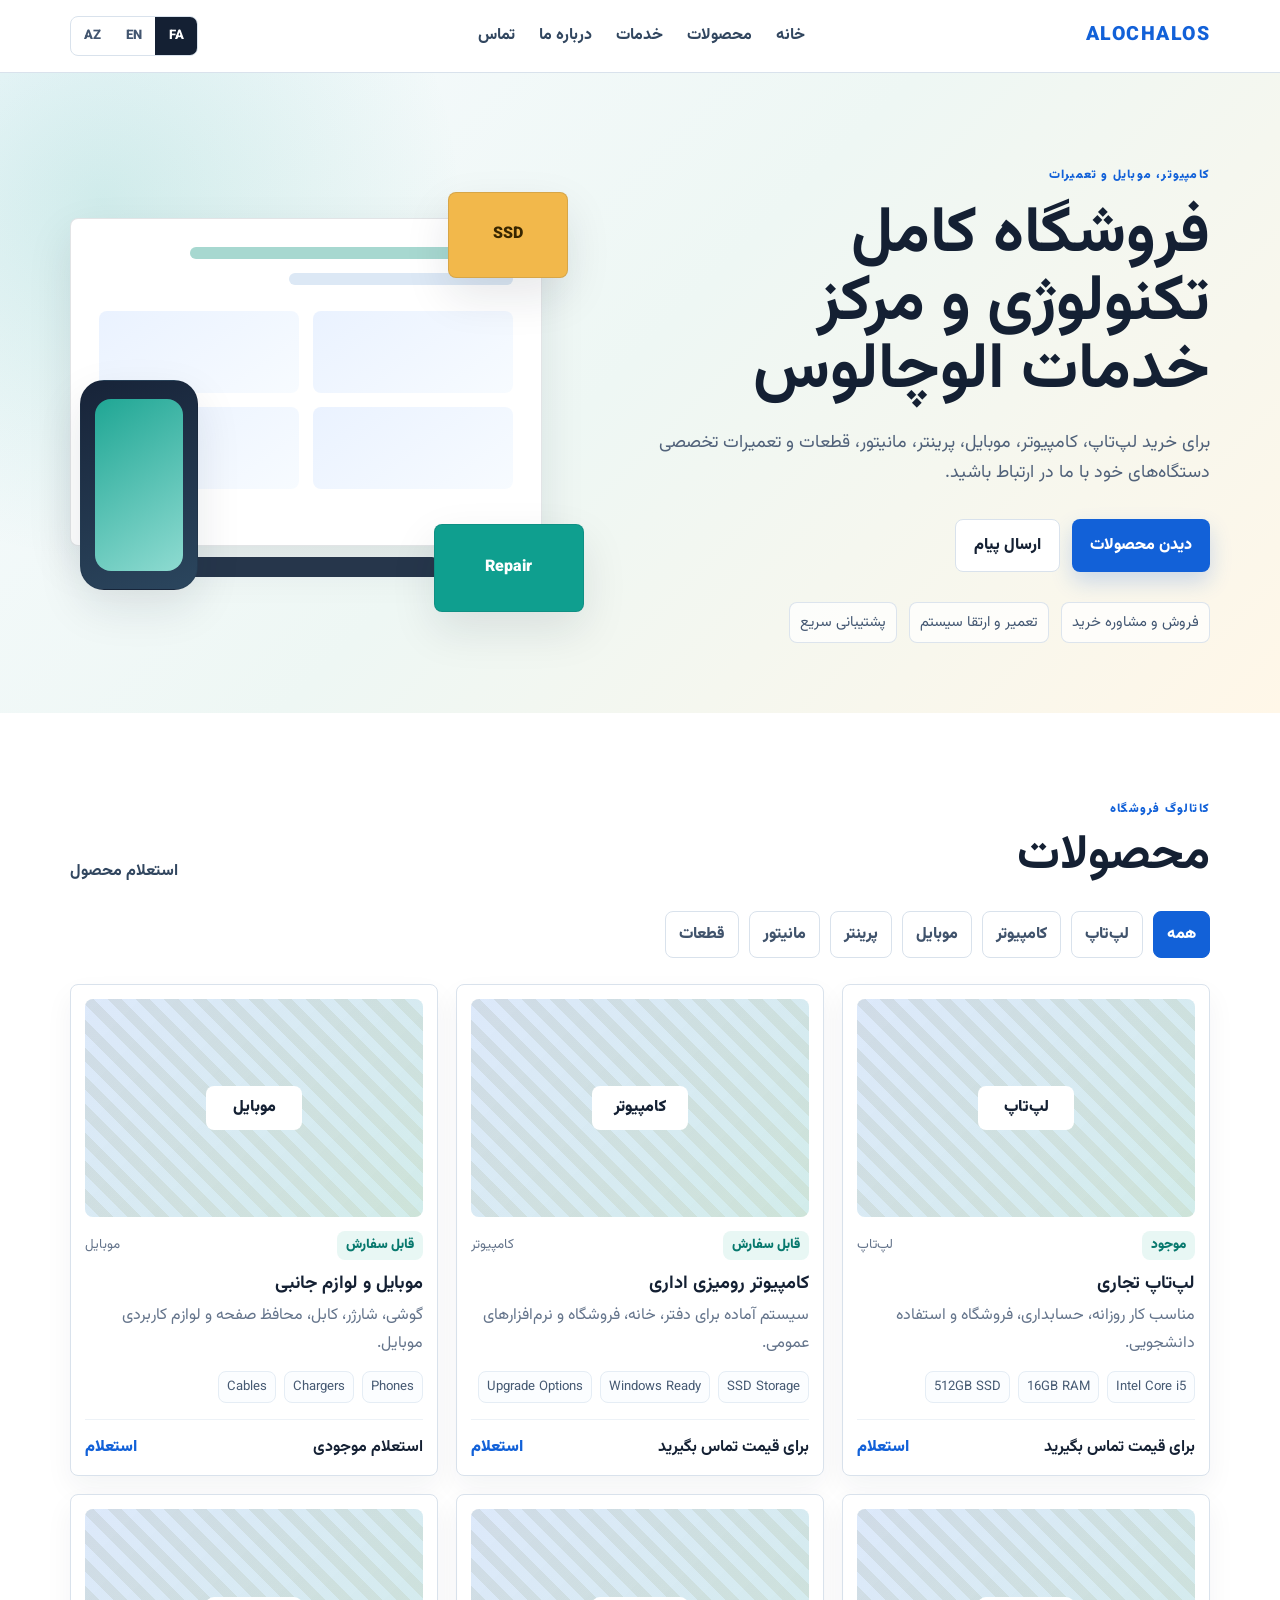
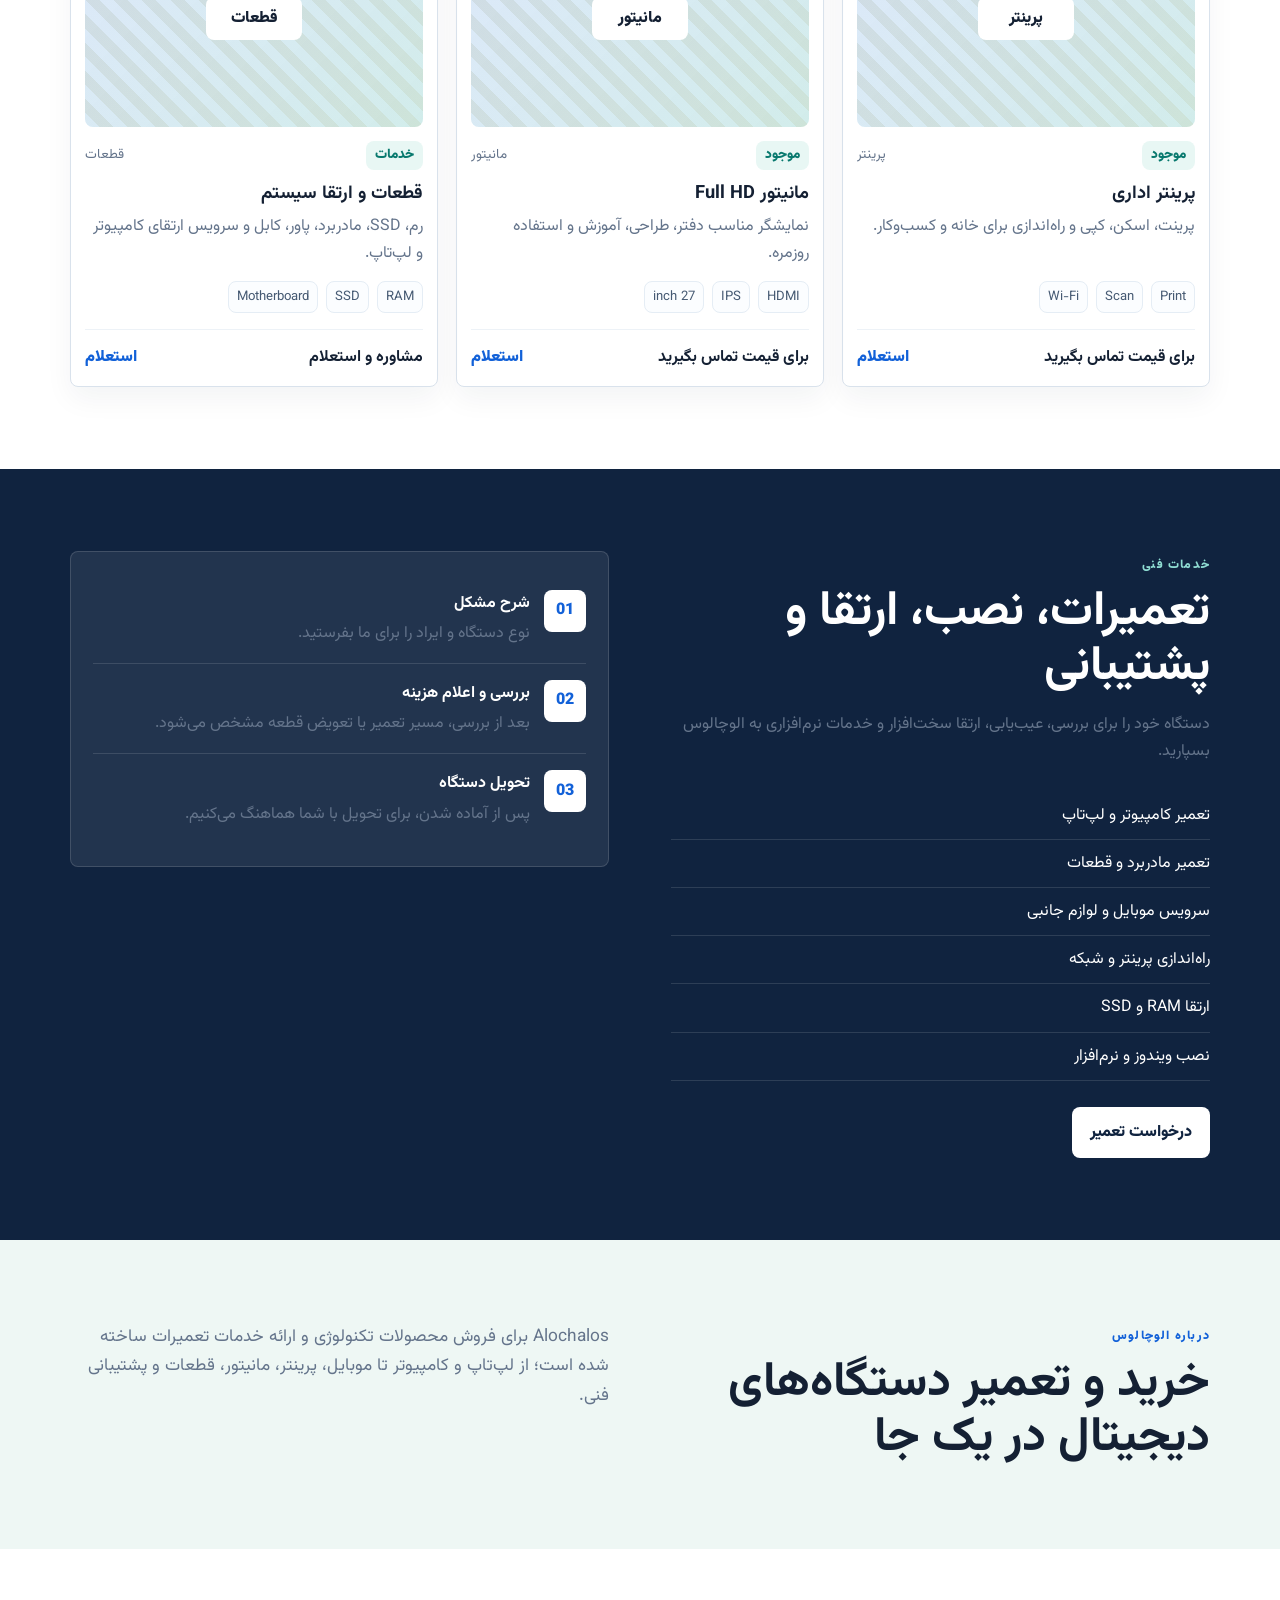
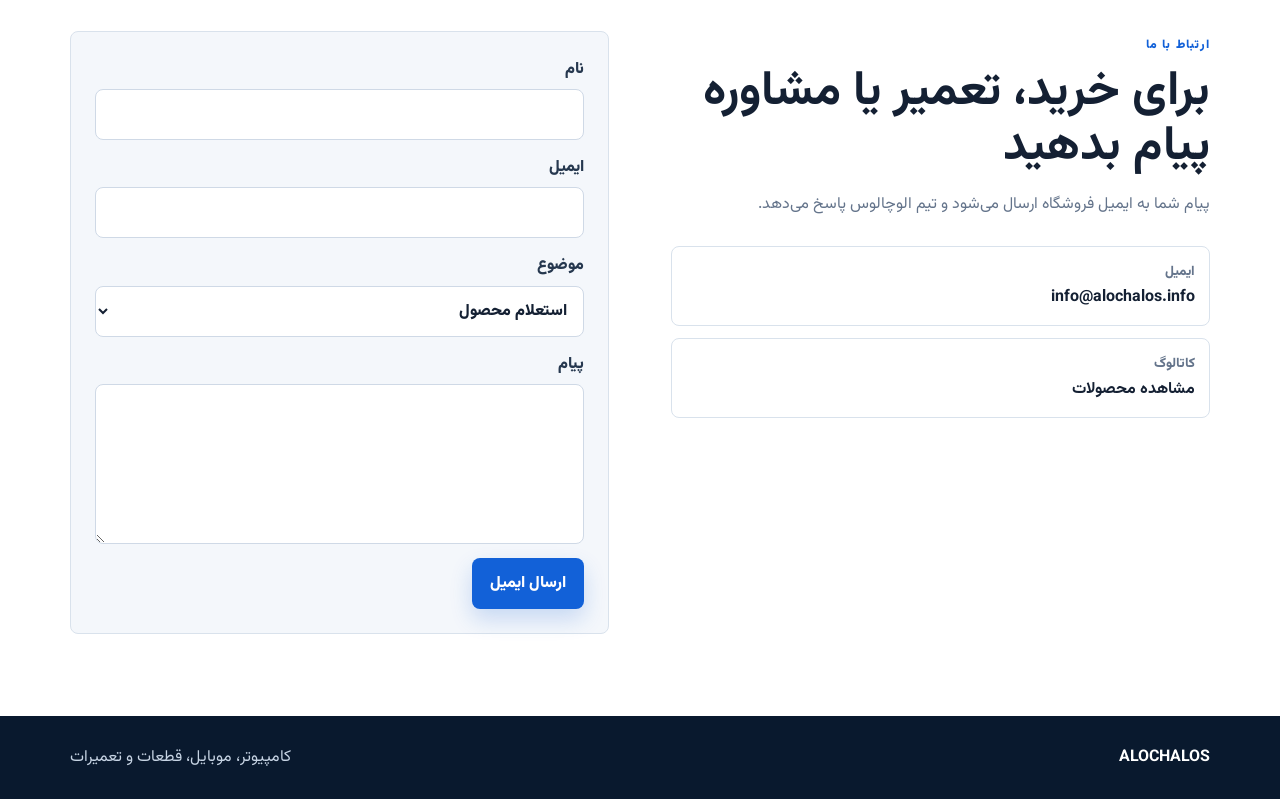
<file: index.html>
<!doctype html>
<html lang="fa" dir="rtl">
<head>
  <meta charset="UTF-8" />
  <meta name="viewport" content="width=device-width, initial-scale=1.0" />
  <title>Alochalos | فروشگاه تکنولوژی و تعمیرات</title>
  <meta name="description" content="Alochalos فروشگاه کامپیوتر، لپ‌تاپ، موبایل، پرینتر، مانیتور، قطعات و خدمات تعمیرات تخصصی." />
  <link rel="stylesheet" href="styles.css" />
  <link rel="stylesheet" href="fonts.css" />
</head>
<body>
  <header class="topbar">
    <div class="container nav-wrap">
      <a class="brand" href="#home" aria-label="Alochalos home">ALOCHALOS</a>
      <nav id="nav" class="nav" aria-label="Main navigation">
        <a href="#home" data-i18n="nav.home">خانه</a>
        <a href="#products" data-i18n="nav.products">محصولات</a>
        <a href="#services" data-i18n="nav.services">خدمات</a>
        <a href="#about" data-i18n="nav.about">درباره ما</a>
        <a href="#contact" data-i18n="nav.contact">تماس</a>
      </nav>
      <div class="header-actions">
        <div class="language-tabs" aria-label="Language selector">
          <button type="button" class="lang-btn active" data-lang="fa">FA</button>
          <button type="button" class="lang-btn" data-lang="en">EN</button>
          <button type="button" class="lang-btn" data-lang="az">AZ</button>
        </div>
        <button class="menu-btn" type="button" aria-label="Open menu" onclick="toggleMenu()">Menu</button>
      </div>
    </div>
  </header>

  <main>
    <section id="home" class="hero">
      <div class="container hero-grid">
        <div class="hero-copy">
          <span class="eyebrow" data-i18n="hero.eyebrow">کامپیوتر، موبایل و تعمیرات</span>
          <h1 data-i18n="hero.title">فروشگاه کامل تکنولوژی و مرکز خدمات الوچالوس</h1>
          <p data-i18n="hero.text">برای خرید لپ‌تاپ، کامپیوتر، موبایل، پرینتر، مانیتور، قطعات و تعمیرات تخصصی دستگاه‌های خود با ما در ارتباط باشید.</p>
          <div class="hero-actions">
            <a class="btn btn-primary" href="#products" data-i18n="hero.productsButton">دیدن محصولات</a>
            <a class="btn btn-secondary" href="#contact" data-i18n="hero.contactButton">ارسال پیام</a>
          </div>
          <div class="trust-row">
            <span data-i18n="hero.trust1">فروش و مشاوره خرید</span>
            <span data-i18n="hero.trust2">تعمیر و ارتقا سیستم</span>
            <span data-i18n="hero.trust3">پشتیبانی سریع</span>
          </div>
        </div>
        <div class="hero-visual" aria-hidden="true">
          <div class="display-frame">
            <div class="screen-line wide"></div>
            <div class="screen-line"></div>
            <div class="screen-grid">
              <span></span><span></span><span></span><span></span>
            </div>
          </div>
          <div class="phone-frame"></div>
          <div class="chip-card">SSD</div>
          <div class="service-card">Repair</div>
        </div>
      </div>
    </section>

    <section id="products" class="section products-section">
      <div class="container">
        <div class="section-heading">
          <div>
            <span class="eyebrow" data-i18n="products.eyebrow">کاتالوگ فروشگاه</span>
            <h2 data-i18n="products.title">محصولات</h2>
          </div>
          <a class="text-link" href="#contact" data-i18n="products.askLink">استعلام محصول</a>
        </div>

        <div class="filter-row" id="categoryFilters" aria-label="Product categories">
          <button class="filter-btn active" type="button" data-filter="all" data-i18n="categories.all">همه</button>
          <button class="filter-btn" type="button" data-filter="laptops" data-i18n="categories.laptops">لپ‌تاپ</button>
          <button class="filter-btn" type="button" data-filter="desktops" data-i18n="categories.desktops">کامپیوتر</button>
          <button class="filter-btn" type="button" data-filter="mobile" data-i18n="categories.mobile">موبایل</button>
          <button class="filter-btn" type="button" data-filter="printers" data-i18n="categories.printers">پرینتر</button>
          <button class="filter-btn" type="button" data-filter="monitors" data-i18n="categories.monitors">مانیتور</button>
          <button class="filter-btn" type="button" data-filter="parts" data-i18n="categories.parts">قطعات</button>
        </div>

        <div class="product-grid" id="productsGrid" aria-live="polite"></div>
      </div>
    </section>

    <section id="services" class="section services-section">
      <div class="container services-grid">
        <div>
          <span class="eyebrow" data-i18n="services.eyebrow">خدمات فنی</span>
          <h2 data-i18n="services.title">تعمیرات، نصب، ارتقا و پشتیبانی</h2>
          <p data-i18n="services.text">دستگاه خود را برای بررسی، عیب‌یابی، ارتقا سخت‌افزار و خدمات نرم‌افزاری به الوچالوس بسپارید.</p>
          <ul class="service-list">
            <li data-i18n="services.item1">تعمیر کامپیوتر و لپ‌تاپ</li>
            <li data-i18n="services.item2">تعمیر مادربرد و قطعات</li>
            <li data-i18n="services.item3">سرویس موبایل و لوازم جانبی</li>
            <li data-i18n="services.item4">راه‌اندازی پرینتر و شبکه</li>
            <li data-i18n="services.item5">ارتقا RAM و SSD</li>
            <li data-i18n="services.item6">نصب ویندوز و نرم‌افزار</li>
          </ul>
          <a class="btn btn-light" href="#contact" data-i18n="services.button">درخواست تعمیر</a>
        </div>
        <div class="process-panel">
          <div class="process-item">
            <span>01</span>
            <div><strong data-i18n="process.oneTitle">شرح مشکل</strong><p data-i18n="process.oneText">نوع دستگاه و ایراد را برای ما بفرستید.</p></div>
          </div>
          <div class="process-item">
            <span>02</span>
            <div><strong data-i18n="process.twoTitle">بررسی و اعلام هزینه</strong><p data-i18n="process.twoText">بعد از بررسی، مسیر تعمیر یا تعویض قطعه مشخص می‌شود.</p></div>
          </div>
          <div class="process-item">
            <span>03</span>
            <div><strong data-i18n="process.threeTitle">تحویل دستگاه</strong><p data-i18n="process.threeText">پس از آماده شدن، برای تحویل با شما هماهنگ می‌کنیم.</p></div>
          </div>
        </div>
      </div>
    </section>

    <section id="about" class="section about-section">
      <div class="container about-grid">
        <div>
          <span class="eyebrow" data-i18n="about.eyebrow">درباره الوچالوس</span>
          <h2 data-i18n="about.title">خرید و تعمیر دستگاه‌های دیجیتال در یک جا</h2>
        </div>
        <p data-i18n="about.text">Alochalos برای فروش محصولات تکنولوژی و ارائه خدمات تعمیرات ساخته شده است؛ از لپ‌تاپ و کامپیوتر تا موبایل، پرینتر، مانیتور، قطعات و پشتیبانی فنی.</p>
      </div>
    </section>

    <section id="contact" class="section contact-section">
      <div class="container contact-grid">
        <div>
          <span class="eyebrow" data-i18n="contact.eyebrow">ارتباط با ما</span>
          <h2 data-i18n="contact.title">برای خرید، تعمیر یا مشاوره پیام بدهید</h2>
          <p data-i18n="contact.text">پیام شما به ایمیل فروشگاه ارسال می‌شود و تیم الوچالوس پاسخ می‌دهد.</p>
          <div class="contact-info">
            <a class="contact-card" href="mailto:info@alochalos.info">
              <span data-i18n="contact.emailLabel">ایمیل</span>
              <strong>info@alochalos.info</strong>
            </a>
            <a class="contact-card" href="#products">
              <span data-i18n="contact.catalogLabel">کاتالوگ</span>
              <strong data-i18n="contact.catalogText">مشاهده محصولات</strong>
            </a>
          </div>
        </div>
        <form class="contact-form" id="contactForm">
          <label><span data-i18n="form.name">نام</span><input type="text" name="name" required /></label>
          <label><span data-i18n="form.email">ایمیل</span><input type="email" name="email" required /></label>
          <label><span data-i18n="form.topic">موضوع</span><select name="topic"><option data-i18n="form.product">استعلام محصول</option><option data-i18n="form.repair">درخواست تعمیر</option><option data-i18n="form.general">سوال عمومی</option></select></label>
          <label><span data-i18n="form.message">پیام</span><textarea name="message" rows="5" required></textarea></label>
          <button class="btn btn-primary" type="submit" data-i18n="form.send">ارسال ایمیل</button>
        </form>
      </div>
    </section>
  </main>

  <footer class="footer">
    <div class="container footer-row">
      <strong>ALOCHALOS</strong>
      <span data-i18n="footer.tagline">کامپیوتر، موبایل، قطعات و تعمیرات</span>
    </div>
  </footer>

  <script src="script.js"></script>
</body>
</html>
</file>
<file: styles.css>
:root {
  --ink: #142033;
  --muted: #64748b;
  --line: #d9e2ec;
  --panel: #ffffff;
  --soft: #f4f7fb;
  --soft-2: #eef7f4;
  --primary: #1261d8;
  --primary-dark: #0d4ca8;
  --accent: #0f9f8f;
  --gold: #f2b84b;
  --danger: #c2414b;
  --shadow: 0 18px 45px rgba(20, 32, 51, 0.10);
}

* {
  box-sizing: border-box;
}

html {
  scroll-behavior: smooth;
}

body {
  margin: 0;
  font-family: Inter, ui-sans-serif, system-ui, -apple-system, BlinkMacSystemFont, "Segoe UI", Tahoma, Arial, sans-serif;
  color: var(--ink);
  background: #fff;
  line-height: 1.7;
}

body.admin-body {
  background: var(--soft);
}

button,
input,
select,
textarea {
  font: inherit;
}

img {
  max-width: 100%;
  display: block;
}

.container {
  width: min(1140px, 92%);
  margin: auto;
}

.topbar {
  position: sticky;
  top: 0;
  z-index: 20;
  background: rgba(255, 255, 255, 0.95);
  backdrop-filter: blur(14px);
  border-bottom: 1px solid var(--line);
}

.nav-wrap {
  min-height: 72px;
  display: flex;
  align-items: center;
  justify-content: space-between;
  gap: 24px;
}

.brand {
  font-weight: 900;
  letter-spacing: 1.5px;
  font-size: 1.22rem;
  color: var(--primary);
  text-decoration: none;
  white-space: nowrap;
}

.nav {
  display: flex;
  align-items: center;
  gap: 24px;
}

.nav a,
.text-link,
.footer a {
  color: #31465f;
  text-decoration: none;
  font-weight: 750;
}

.nav a:hover,
.text-link:hover,
.footer a:hover {
  color: var(--primary);
}

.header-actions {
  display: flex;
  align-items: center;
  gap: 12px;
}

.language-tabs {
  display: grid;
  grid-template-columns: repeat(3, 1fr);
  border: 1px solid var(--line);
  border-radius: 8px;
  background: #fff;
  overflow: hidden;
}

.lang-btn {
  border: 0;
  background: transparent;
  min-width: 42px;
  height: 38px;
  cursor: pointer;
  color: #42556f;
  font-size: 0.82rem;
  font-weight: 850;
}

.lang-btn.active {
  background: var(--ink);
  color: #fff;
}

.menu-btn {
  display: none;
  border: 1px solid var(--line);
  background: #fff;
  border-radius: 8px;
  padding: 8px 12px;
  color: var(--ink);
  cursor: pointer;
  font-weight: 800;
}

.hero {
  padding: 88px 0 70px;
  overflow: hidden;
  background:
    radial-gradient(circle at 8% 20%, rgba(15, 159, 143, 0.16), transparent 28%),
    linear-gradient(135deg, #f7fbff 0%, #eef7f4 48%, #fff7e8 100%);
}

.hero-grid {
  display: grid;
  grid-template-columns: minmax(0, 1.05fr) minmax(320px, 0.95fr);
  gap: 58px;
  align-items: center;
}

.eyebrow {
  display: inline-block;
  text-transform: uppercase;
  letter-spacing: 1.2px;
  font-size: 0.76rem;
  font-weight: 900;
  color: var(--primary);
}

.hero h1,
.section h2 {
  letter-spacing: 0;
}

.hero h1 {
  font-size: clamp(2.45rem, 5vw, 4.55rem);
  line-height: 1.06;
  margin: 14px 0 22px;
  max-width: 780px;
}

.hero p {
  color: #51627a;
  font-size: 1.12rem;
  max-width: 680px;
}

.hero-actions {
  display: flex;
  gap: 12px;
  margin: 30px 0;
  flex-wrap: wrap;
}

.btn {
  display: inline-flex;
  min-height: 46px;
  align-items: center;
  justify-content: center;
  border: 0;
  border-radius: 8px;
  padding: 12px 18px;
  font-weight: 850;
  text-decoration: none;
  cursor: pointer;
  transition: 0.18s ease;
}

.btn-primary {
  background: var(--primary);
  color: #fff;
  box-shadow: 0 10px 22px rgba(18, 97, 216, 0.20);
}

.btn-primary:hover {
  background: var(--primary-dark);
}

.btn-secondary,
.btn-muted {
  background: #fff;
  color: var(--ink);
  border: 1px solid var(--line);
}

.btn-secondary:hover,
.btn-muted:hover {
  border-color: #a9bdd3;
}

.btn-light {
  background: #fff;
  color: #10233f;
}

.btn-danger {
  background: var(--danger);
  color: #fff;
}

.trust-row {
  display: flex;
  gap: 12px;
  flex-wrap: wrap;
  color: #435772;
  font-size: 0.92rem;
}

.trust-row span {
  background: rgba(255, 255, 255, 0.72);
  border: 1px solid rgba(217, 226, 236, 0.9);
  border-radius: 8px;
  padding: 7px 10px;
}

.hero-visual {
  position: relative;
  min-height: 420px;
}

.display-frame,
.phone-frame,
.chip-card,
.service-card {
  position: absolute;
  border: 1px solid rgba(20, 32, 51, 0.12);
  box-shadow: var(--shadow);
}

.display-frame {
  inset: 26px 42px 66px 0;
  border-radius: 8px;
  background: #ffffff;
  padding: 28px;
}

.display-frame::after {
  content: "";
  position: absolute;
  left: 22%;
  right: 22%;
  bottom: -32px;
  height: 20px;
  border-radius: 6px 6px 0 0;
  background: #26364b;
}

.screen-line {
  height: 12px;
  width: 54%;
  border-radius: 8px;
  background: #dce8f5;
  margin-bottom: 14px;
}

.screen-line.wide {
  width: 78%;
  background: #a7d8d0;
}

.screen-grid {
  display: grid;
  grid-template-columns: repeat(2, 1fr);
  gap: 14px;
  margin-top: 26px;
}

.screen-grid span {
  min-height: 82px;
  border-radius: 8px;
  background: linear-gradient(145deg, #eaf2ff, #f7fbff);
}

.phone-frame {
  width: 118px;
  height: 210px;
  left: 10px;
  bottom: 22px;
  border-radius: 24px;
  background: linear-gradient(160deg, #172338, #2b465e);
}

.phone-frame::after {
  content: "";
  position: absolute;
  inset: 18px 14px;
  border-radius: 16px;
  background: linear-gradient(145deg, #1fa694, #8edbd1);
}

.chip-card,
.service-card {
  display: grid;
  place-items: center;
  border-radius: 8px;
  font-weight: 900;
}

.chip-card {
  right: 16px;
  top: 0;
  width: 120px;
  height: 86px;
  background: var(--gold);
  color: #382600;
}

.service-card {
  right: 0;
  bottom: 0;
  width: 150px;
  height: 88px;
  background: var(--accent);
  color: #fff;
}

.section {
  padding: 82px 0;
}

.products-section,
.about-section {
  background: #fff;
}

.section-heading {
  display: flex;
  justify-content: space-between;
  align-items: end;
  gap: 24px;
  margin-bottom: 26px;
}

.section h2 {
  font-size: clamp(2rem, 4vw, 3rem);
  line-height: 1.14;
  margin: 8px 0 0;
}

.filter-row {
  display: flex;
  flex-wrap: wrap;
  gap: 10px;
  margin-bottom: 26px;
}

.filter-btn {
  border: 1px solid var(--line);
  background: #fff;
  border-radius: 8px;
  color: #40536c;
  cursor: pointer;
  font-weight: 850;
  padding: 9px 13px;
}

.filter-btn.active {
  background: var(--primary);
  border-color: var(--primary);
  color: #fff;
}

.product-grid {
  display: grid;
  grid-template-columns: repeat(3, minmax(0, 1fr));
  gap: 18px;
}

.product-card {
  border: 1px solid var(--line);
  border-radius: 8px;
  background: #fff;
  padding: 14px;
  display: flex;
  flex-direction: column;
  min-height: 100%;
  box-shadow: 0 12px 28px rgba(20, 32, 51, 0.05);
}

.product-thumb {
  width: 100%;
  aspect-ratio: 1.55;
  border-radius: 8px;
  overflow: hidden;
  background: linear-gradient(145deg, #e9f4ff, #f8fbff);
  margin-bottom: 14px;
}

.product-thumb img {
  width: 100%;
  height: 100%;
  object-fit: cover;
}

.product-thumb-fallback {
  width: 100%;
  height: 100%;
  display: grid;
  place-items: center;
  background:
    linear-gradient(135deg, rgba(18, 97, 216, 0.12), rgba(15, 159, 143, 0.18)),
    repeating-linear-gradient(45deg, rgba(255, 255, 255, 0.7) 0 10px, rgba(242, 184, 75, 0.12) 10px 20px);
}

.product-thumb-fallback span {
  display: inline-flex;
  align-items: center;
  justify-content: center;
  min-width: 96px;
  min-height: 42px;
  border-radius: 8px;
  background: #fff;
  color: var(--ink);
  font-weight: 900;
  padding: 8px 12px;
}

.product-meta {
  display: flex;
  align-items: center;
  justify-content: space-between;
  gap: 10px;
  color: var(--muted);
  font-size: 0.84rem;
}

.badge {
  display: inline-flex;
  align-items: center;
  min-height: 26px;
  padding: 3px 9px;
  border-radius: 8px;
  background: #e8f7f4;
  color: #08796e;
  font-weight: 900;
}

.product-card h3 {
  margin: 12px 0 6px;
  font-size: 1.14rem;
  line-height: 1.35;
}

.product-card p,
.about-grid p,
.services-grid p,
.contact-section p,
.process-item p {
  color: var(--muted);
}

.product-card p {
  margin: 0 0 14px;
}

.spec-row {
  display: flex;
  gap: 8px;
  flex-wrap: wrap;
  margin-top: auto;
}

.spec-row span {
  border: 1px solid #e5edf5;
  border-radius: 8px;
  padding: 4px 8px;
  color: #465a73;
  font-size: 0.82rem;
  background: #fbfdff;
}

.product-footer {
  display: flex;
  align-items: center;
  justify-content: space-between;
  gap: 12px;
  margin-top: 16px;
  padding-top: 14px;
  border-top: 1px solid #edf2f7;
}

.product-footer a {
  color: var(--primary);
  text-decoration: none;
  font-weight: 900;
}

.state-text {
  grid-column: 1 / -1;
  margin: 0;
  padding: 24px;
  border: 1px dashed var(--line);
  border-radius: 8px;
  background: var(--soft);
  color: var(--muted);
}

.services-section {
  background: #10233f;
  color: #fff;
}

.services-section .eyebrow {
  color: #8edbd1;
}

.services-grid,
.about-grid,
.contact-grid {
  display: grid;
  grid-template-columns: 1fr 1fr;
  gap: 62px;
  align-items: start;
}

.service-list {
  list-style: none;
  padding: 0;
  margin: 26px 0;
}

.service-list li {
  padding: 10px 0;
  border-bottom: 1px solid rgba(255, 255, 255, 0.12);
}

.process-panel {
  background: rgba(255, 255, 255, 0.08);
  border: 1px solid rgba(255, 255, 255, 0.14);
  border-radius: 8px;
  padding: 22px;
}

.process-item {
  display: flex;
  gap: 14px;
  padding: 16px 0;
}

.process-item + .process-item {
  border-top: 1px solid rgba(255, 255, 255, 0.12);
}

.process-item > span {
  display: grid;
  place-items: center;
  width: 42px;
  height: 42px;
  flex: 0 0 42px;
  border-radius: 8px;
  background: #fff;
  color: var(--primary);
  font-weight: 950;
}

.process-item p {
  margin: 3px 0 0;
}

.about-section {
  background: var(--soft-2);
}

.about-grid p {
  font-size: 1.08rem;
  margin: 0;
}

.contact-info {
  display: grid;
  gap: 12px;
  margin-top: 28px;
}

.contact-card {
  display: block;
  border: 1px solid var(--line);
  border-radius: 8px;
  padding: 14px;
  color: var(--ink);
  text-decoration: none;
  background: #fff;
}

.contact-card span {
  display: block;
  color: var(--muted);
  font-size: 0.84rem;
  font-weight: 800;
}

.contact-form {
  background: var(--soft);
  border: 1px solid var(--line);
  border-radius: 8px;
  padding: 24px;
}

.contact-form label,
.admin-form label,
.login-row label {
  display: block;
  color: #26384f;
  font-weight: 850;
  margin-bottom: 14px;
}

.contact-form input,
.contact-form select,
.contact-form textarea,
.admin-form input,
.admin-form select,
.admin-form textarea,
.login-row input {
  display: block;
  width: 100%;
  margin-top: 6px;
  border: 1px solid #cfd9e6;
  border-radius: 8px;
  background: #fff;
  color: var(--ink);
  padding: 11px 12px;
  outline: none;
}

.contact-form textarea,
.admin-form textarea {
  resize: vertical;
}

.contact-form input:focus,
.contact-form select:focus,
.contact-form textarea:focus,
.admin-form input:focus,
.admin-form select:focus,
.admin-form textarea:focus,
.login-row input:focus {
  border-color: var(--primary);
  box-shadow: 0 0 0 3px rgba(18, 97, 216, 0.12);
}

.footer {
  background: #09192e;
  color: #c7d4e4;
  padding: 28px 0;
}

.footer-row {
  display: flex;
  justify-content: space-between;
  gap: 18px;
  flex-wrap: wrap;
}

.footer strong {
  color: #fff;
}

.admin-shell {
  padding: 34px 0 58px;
}

.admin-topbar {
  background: #fff;
  border-bottom: 1px solid var(--line);
}

.admin-header {
  min-height: 72px;
  display: flex;
  align-items: center;
  justify-content: space-between;
  gap: 18px;
}

.admin-header h1 {
  margin: 0;
  font-size: 1.22rem;
}

.admin-grid {
  display: grid;
  grid-template-columns: 330px 1fr;
  gap: 18px;
  align-items: start;
}

.admin-panel {
  background: #fff;
  border: 1px solid var(--line);
  border-radius: 8px;
  padding: 18px;
  box-shadow: 0 12px 26px rgba(20, 32, 51, 0.05);
}

.admin-panel h2 {
  margin: 0 0 14px;
  font-size: 1.05rem;
}

.login-row {
  display: grid;
  gap: 12px;
}

.admin-actions,
.form-actions {
  display: flex;
  flex-wrap: wrap;
  gap: 10px;
}

.product-list {
  display: grid;
  gap: 8px;
  max-height: 620px;
  overflow: auto;
}

.product-list button {
  border: 1px solid var(--line);
  background: #fff;
  border-radius: 8px;
  padding: 10px;
  text-align: inherit;
  cursor: pointer;
}

.product-list button.active {
  border-color: var(--primary);
  background: #eef5ff;
}

.product-list strong,
.product-list span {
  display: block;
}

.product-list span {
  color: var(--muted);
  font-size: 0.84rem;
}

.admin-form {
  display: grid;
  gap: 8px;
}

.form-grid {
  display: grid;
  grid-template-columns: repeat(2, minmax(0, 1fr));
  gap: 12px 14px;
}

.form-grid .full {
  grid-column: 1 / -1;
}

.status-box {
  min-height: 24px;
  color: var(--muted);
  font-weight: 800;
  margin-top: 12px;
}

.status-box.error {
  color: var(--danger);
}

.status-box.ok {
  color: #08796e;
}

@media (max-width: 900px) {
  .nav {
    display: none;
    position: absolute;
    top: 72px;
    left: 0;
    right: 0;
    background: #fff;
    padding: 18px 5%;
    flex-direction: column;
    align-items: stretch;
    border-bottom: 1px solid var(--line);
  }

  .nav.open {
    display: flex;
  }

  .menu-btn {
    display: inline-flex;
  }

  .hero-grid,
  .services-grid,
  .about-grid,
  .contact-grid,
  .admin-grid {
    grid-template-columns: 1fr;
  }

  .hero {
    padding: 60px 0;
  }

  .hero-visual {
    min-height: 330px;
  }

  .display-frame {
    inset: 10px 34px 62px 0;
  }

  .product-grid {
    grid-template-columns: repeat(2, minmax(0, 1fr));
  }
}

@media (max-width: 620px) {
  .container {
    width: min(100% - 28px, 1140px);
  }

  .nav-wrap,
  .admin-header {
    min-height: 66px;
  }

  .brand {
    font-size: 1.05rem;
  }

  .header-actions {
    gap: 8px;
  }

  .language-tabs {
    grid-template-columns: repeat(3, 38px);
  }

  .lang-btn {
    min-width: 38px;
    height: 36px;
  }

  .menu-btn {
    padding: 7px 9px;
  }

  .hero h1 {
    font-size: 2.24rem;
  }

  .hero-actions,
  .product-footer,
  .section-heading,
  .footer-row {
    align-items: stretch;
    flex-direction: column;
  }

  .product-grid,
  .form-grid {
    grid-template-columns: 1fr;
  }

  .section {
    padding: 62px 0;
  }

  .phone-frame {
    width: 92px;
    height: 168px;
  }

  .chip-card {
    width: 96px;
    height: 70px;
  }

  .service-card {
    width: 120px;
  }
}
</file>
<file: fonts.css>
@import url('https://fonts.googleapis.com/css2?family=Vazirmatn:wght@400;500;600;700;800;900&display=swap');

body,
button,
input,
select,
textarea {
  font-family: "Vazirmatn", Inter, ui-sans-serif, system-ui, -apple-system, BlinkMacSystemFont, "Segoe UI", Tahoma, Arial, sans-serif;
}
</file>
